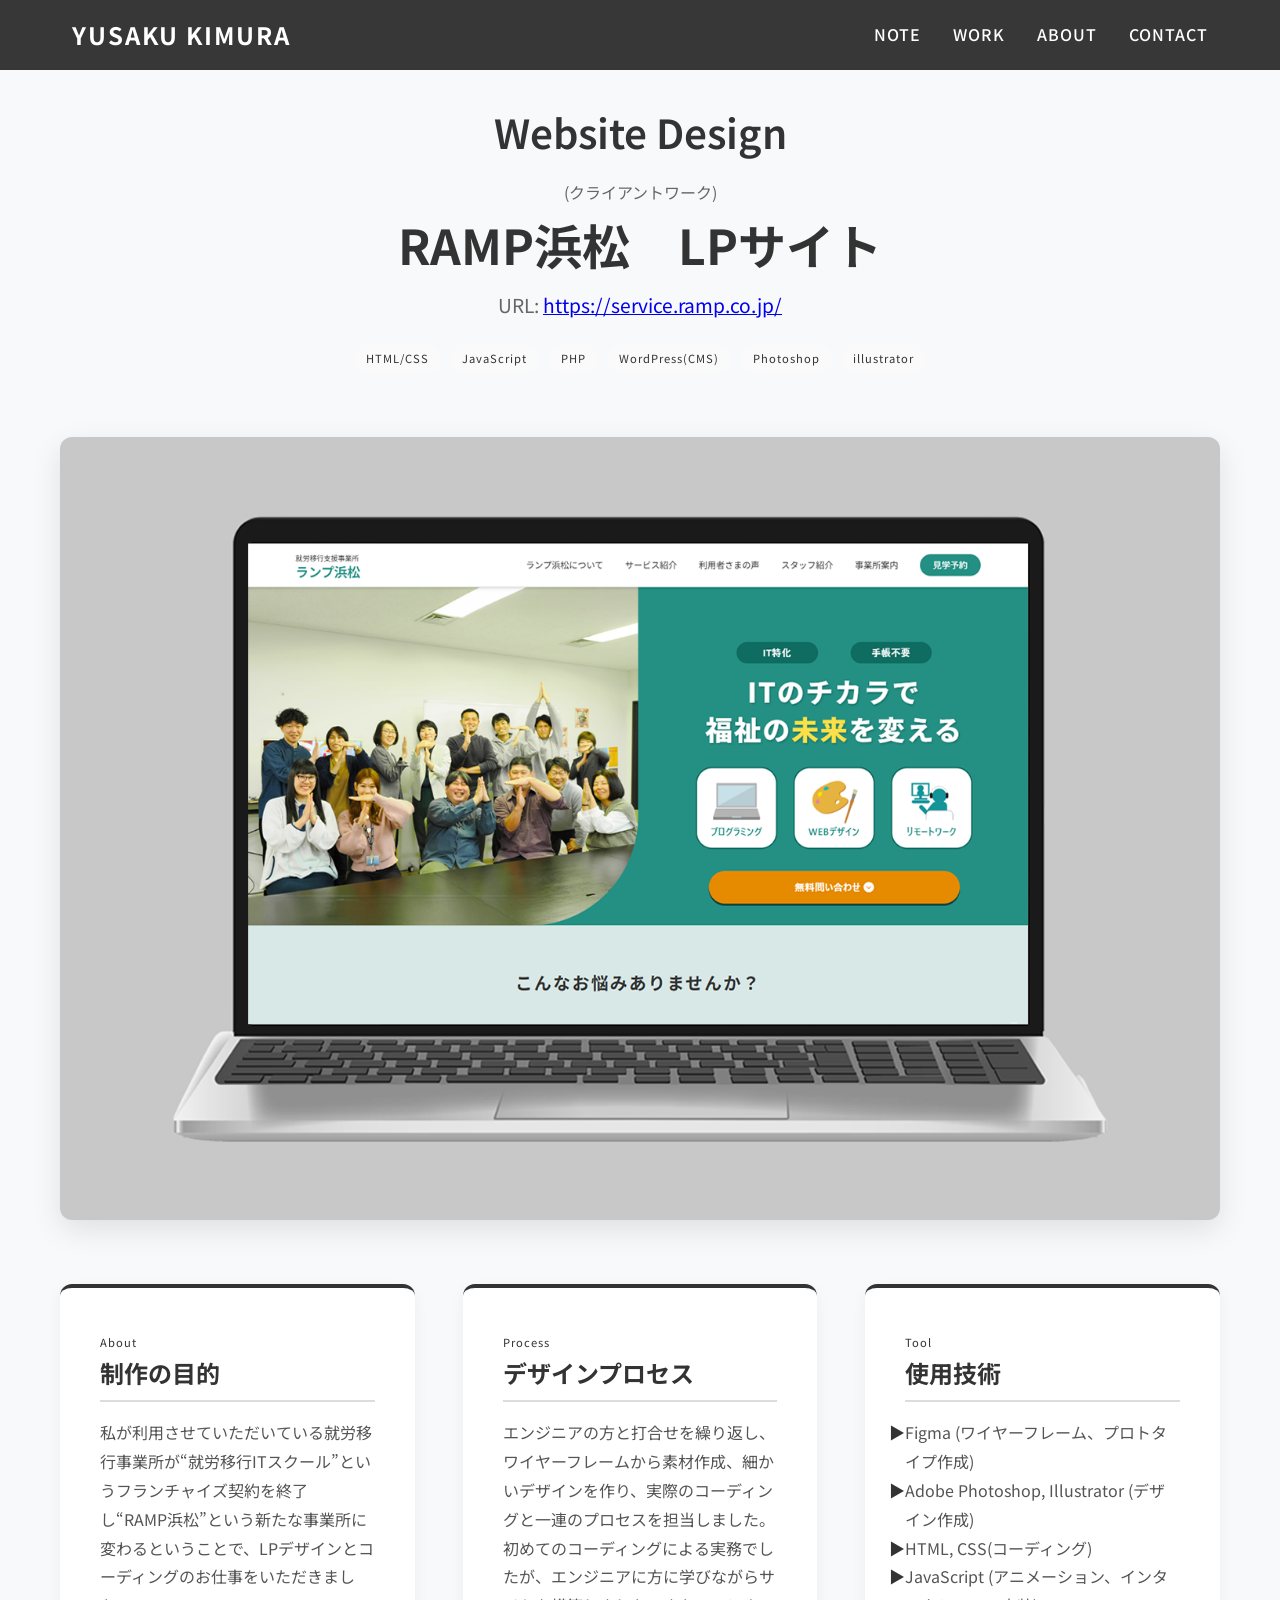
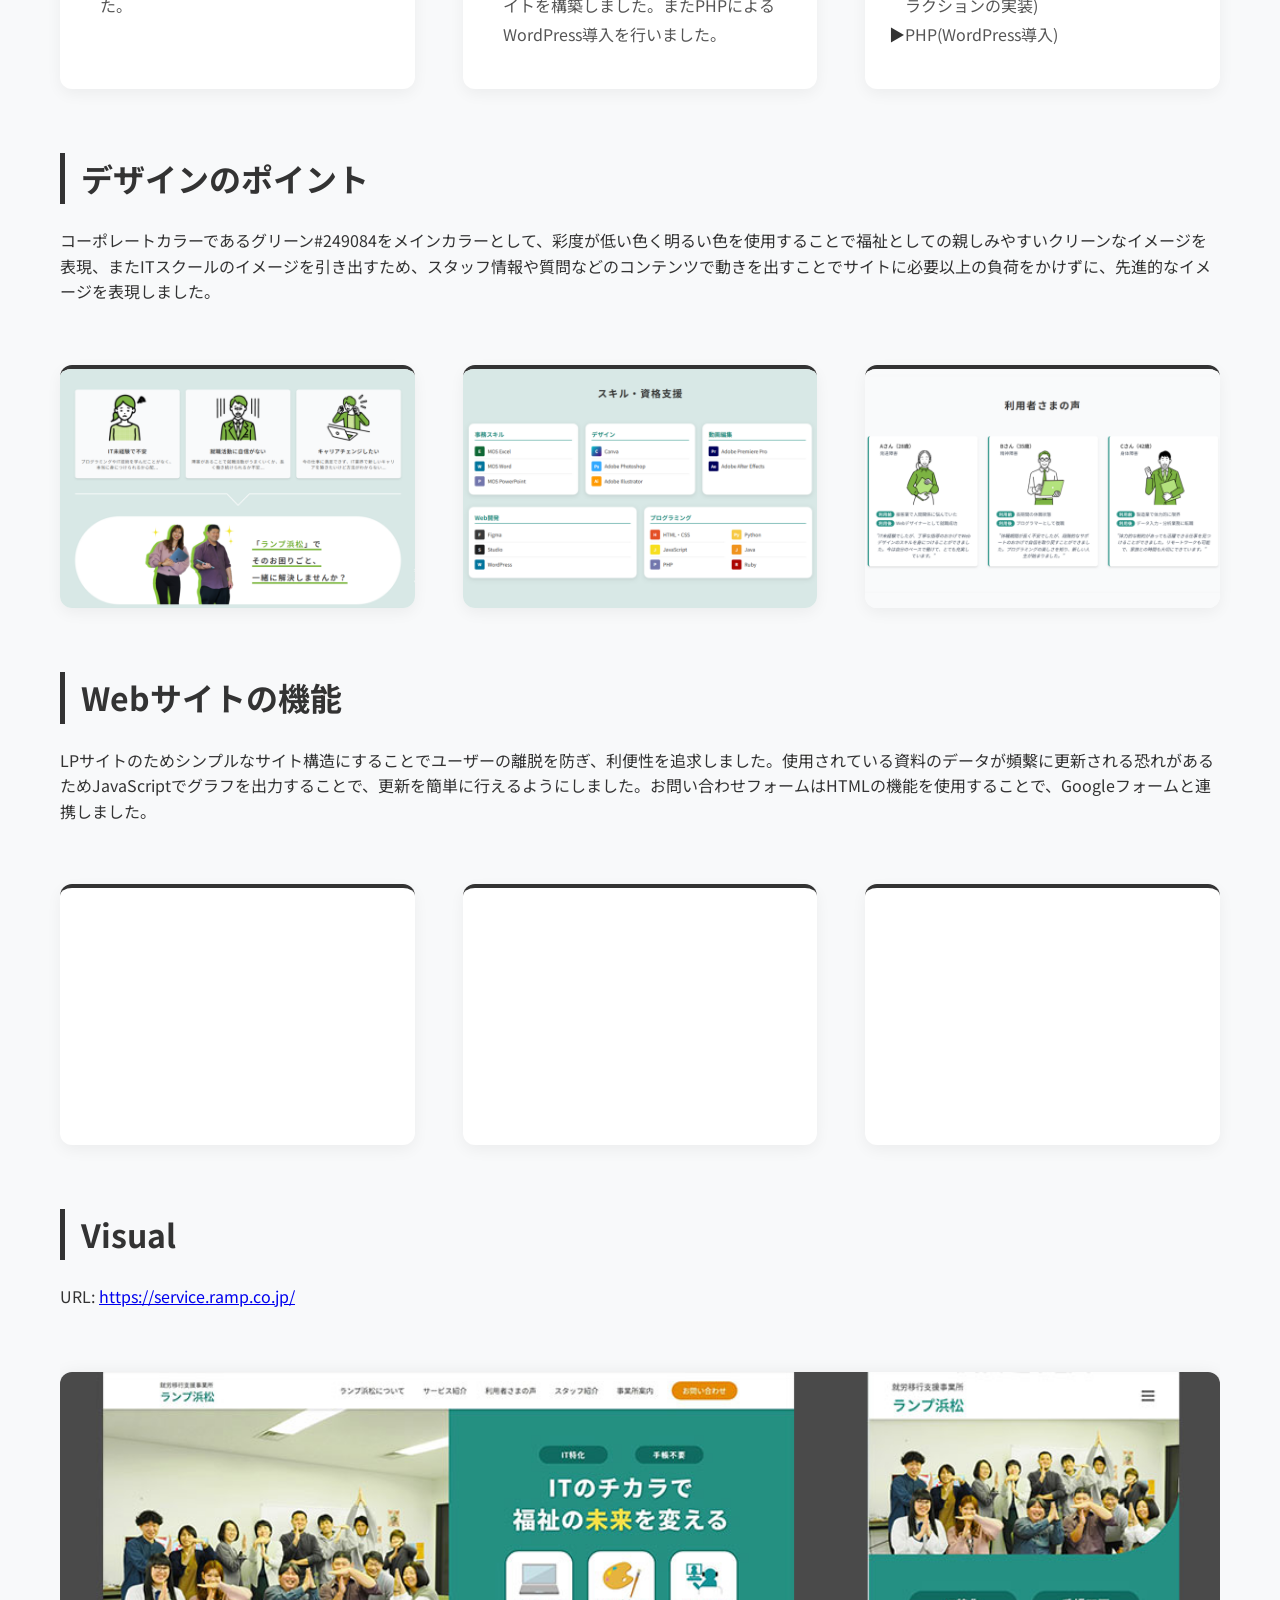
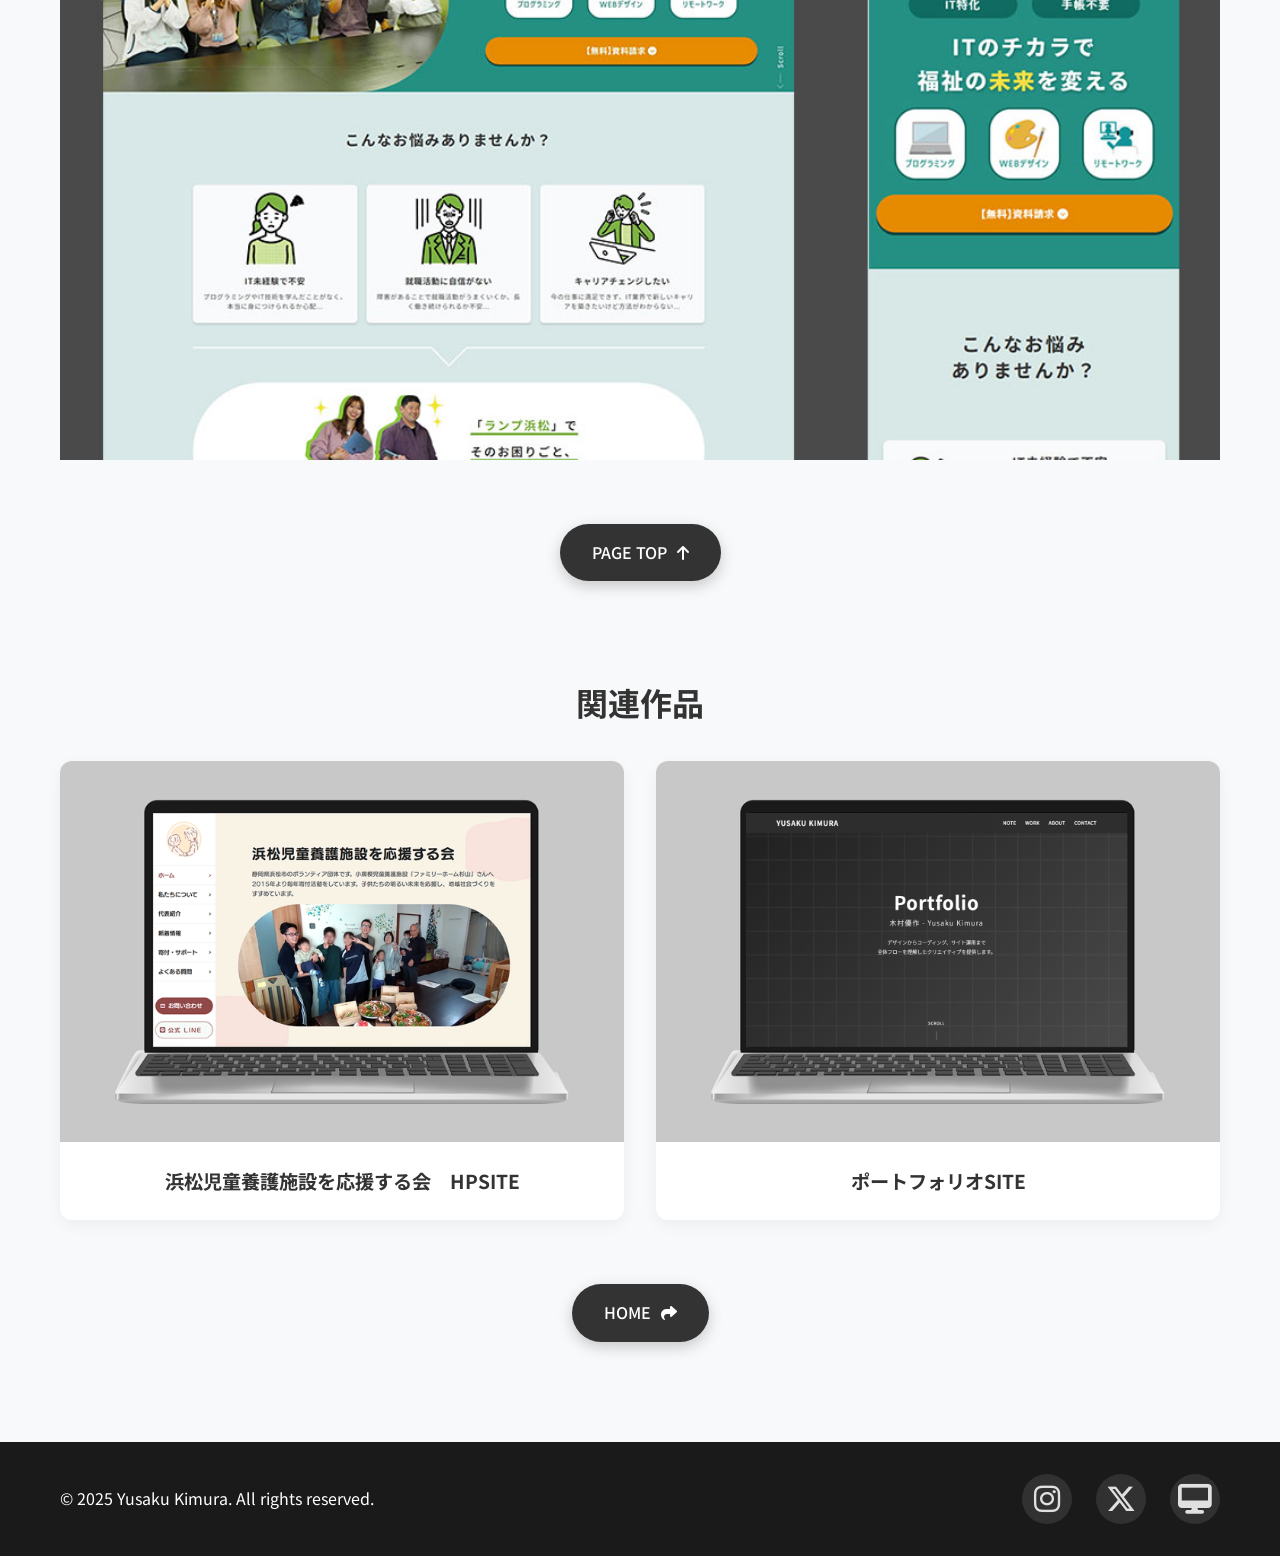
<file: project-detail.html>
<!DOCTYPE html>
<html lang="ja">
<head>
    <meta charset="UTF-8">
    <meta name="viewport" content="width=device-width, initial-scale=1.0">
    <title>Webサイト - 作品詳細 | 木村優作 - Webデザイナーポートフォリオ</title>
    <meta name="description" content="木村優作が制作したWebサイト作品の詳細ページ。プロジェクトの目的、デザインプロセス、使用技術などをご紹介します。">
    <link rel="stylesheet" href="css/style.css">
    <link rel="preconnect" href="https://fonts.googleapis.com">
    <link rel="preconnect" href="https://fonts.gstatic.com" crossorigin>
    <link href="https://fonts.googleapis.com/css2?family=Noto+Sans+JP:wght@300;400;500;700&display=swap" rel="stylesheet">
    <link rel="stylesheet" href="https://cdnjs.cloudflare.com/ajax/libs/font-awesome/6.5.1/css/all.min.css">
</head>
<body>
    <div class="custom-cursor2"></div>
    <header class="header" id="header">
        <nav class="nav">
            <div class="nav-brand">
                <a href="index.html" class="brand-link">YUSAKU KIMURA</a>
            </div>
            <ul class="nav-menu" id="nav-menu">
                <li class="nav-item">
                    <a href="index.html#note" class="nav-link">NOTE</a>
                </li>
                <li class="nav-item">
                    <a href="index.html#work" class="nav-link">WORK</a>
                </li>
                <li class="nav-item">
                    <a href="index.html#about" class="nav-link">ABOUT</a>
                </li>
                <li class="nav-item">
                    <a href="index.html#contact" class="nav-link">CONTACT</a>
                </li>
            </ul>
            <div class="hamburger" id="hamburger">
                <span></span>
                <span></span>
                <span></span>
            </div>
        </nav>
    </header>

    <main>
        <!-- 作品詳細セクション -->
        <section class="project-detail" id="project-detail">
            <div class="container">
                <!-- プロジェクトタイトル -->
                <div class="project-header">
                    <h1 class="project-title2">Website Design</h1>
                    <p class="project-subtitle2">(クライアントワーク)</p>
                    <h1 class="project-title">RAMP浜松　LPサイト</h1>
                    <p class="project-subtitle">URL: <a href="https://service.ramp.co.jp/" target="_blank" rel="noopener noreferrer">https://service.ramp.co.jp/</a></p>
                    <div class="project-tags">
                        <span class="work-tag">HTML/CSS</span>
                        <span class="work-tag">JavaScript</span>
                        <span class="work-tag">PHP</span>
                        <span class="work-tag">WordPress(CMS)</span>
                        <span class="work-tag">Photoshop</span>
                        <span class="work-tag">illustrator</span>
                    </div>
                </div>

                <!-- メインビジュアル -->
                <div class="project-hero">
                    <img src="images/Work_img4.png" alt="Webサイトのメインビジュアル" class="project-hero-image">
                </div>
                
                <!-- プロジェクト概要 -->
                <div class="project-overview">
                    <div class="overview-item">
                        <span class="work-tag2">About</span>
                        <h2 class="overview-title">制作の目的</h2>
                        <p class="overview-text">私が利用させていただいている就労移行事業所が“就労移行ITスクール”というフランチャイズ契約を終了し“RAMP浜松”という新たな事業所に変わるということで、LPデザインとコーディングのお仕事をいただきました。</p>
                    </div>
                    <div class="overview-item">
                        <span class="work-tag2">Process</span>
                        <h2 class="overview-title">デザインプロセス</h2>
                        <p class="overview-text">エンジニアの方と打合せを繰り返し、ワイヤーフレームから素材作成、細かいデザインを作り、実際のコーディングと一連のプロセスを担当しました。初めてのコーディングによる実務でしたが、エンジニアに方に学びながらサイトを構築しました。またPHPによるWordPress導入を行いました。</p>
                    </div>
                    <div class="overview-item">
                        <span class="work-tag2">Tool</span>
                        <h2 class="overview-title">使用技術</h2>
                        <ul class="overview-list">
                            <li>Figma (ワイヤーフレーム、プロトタイプ作成)</li>
                            <li>Adobe Photoshop, Illustrator (デザイン作成)</li>
                            <li>HTML, CSS(コーディング)</li>
                            <li>JavaScript (アニメーション、インタラクションの実装)</li>
                            <li>PHP(WordPress導入)</li>
                        </ul>
                    </div>
                </div>
                
                <!-- その他のコンテンツ -->
                <div class="project-content">
                    <h2 class="section-heading">デザインのポイント</h2>
                    <p>コーポレートカラーであるグリーン#249084をメインカラーとして、彩度が低い色く明るい色を使用することで福祉としての親しみやすいクリーンなイメージを表現、またITスクールのイメージを引き出すため、スタッフ情報や質問などのコンテンツで動きを出すことでサイトに必要以上の負荷をかけずに、先進的なイメージを表現しました。</p>
                    <div class="project-overview">
                        <div class="overview-item2">
                        <img src="images/Work_img-page4-1.png" alt="関連作品1" class="related-image">
                        </div>
                        <div class="overview-item2"><img src="images/Work_img-page4-3.png" alt="関連作品1" class="related-image"></div>   
                        <div class="overview-item2"><img src="images/Work_img-page4-2.png" alt="関連作品1" class="related-image"></div>
                        
                    </div>
                    <h2 class="section-heading">Webサイトの機能</h2>
                    <p>LPサイトのためシンプルなサイト構造にすることでユーザーの離脱を防ぎ、利便性を追求しました。使用されている資料のデータが頻繫に更新される恐れがあるためJavaScriptでグラフを出力することで、更新を簡単に行えるようにしました。お問い合わせフォームはHTMLの機能を使用することで、Googleフォームと連携しました。</p>
                    <div class="project-overview">
                        <div class="overview-item2">
                        <video src="images/M-2.mp4" loop autoplay muted width="100%" height="250px"></video>
                        </div>
                        <div class="overview-item2">
                        <video src="images/M-3.mp4" loop autoplay muted width="100%" height="250px"></video>
                        </div>
                        <div class="overview-item2">
                        <video src="images/M-4.mp4" loop autoplay muted width="100%" height="250px" ></video>
                        </div>
                    </div>
                    <h2 class="section-heading">Visual</h2>
                    <p>URL: <a href="https://service.ramp.co.jp/" target="_blank" rel="noopener noreferrer">https://service.ramp.co.jp/</a></p>
                    <div class="project-image-scroll-container">
                        <img src="images/LP-M.jpg" alt="レスポンシブデザインのモックアップ" class="project-image">
                    </div>
                </div>

                <!-- ページトップへ戻るボタン -->
                <div class="back-to-top">
                    <a href="#project-detail" class="btn">
                        <span>PAGE TOP</span>
                        <i class="fas fa-arrow-up"></i>
                    </a>
                </div>

                <!-- 関連作品など -->
                <div class="related-projects">
                    <h2 class="section-heading2">関連作品</h2>
                    <div class="related-grid">
                        <a href="project-detail5.html" class="related-link">
                        <div class="related-item">
                            <img src="images/Work_img1.png" alt="関連作品1" class="related-image">
                            <h3>浜松児童養護施設を応援する会　HPSITE</h3>
                        </div>
                        </a>
                        <a href="project-detail2.html" class="related-link">
                        <div class="related-item">
                            <img src="images/Work_img14.png" alt="関連作品2" class="related-image">
                            <h3>ポートフォリオSITE</h3>
                        </div>
                        </a>
                    </div>
                </div>

                <div class="back-to-top">
                    <a href="index.html" class="btn">
                        <span>HOME</span>
                        <i class="fa-solid fa-share"></i>
                    </a>
                </div>

            </div>
        </section>
    </main>

    <!-- フッター部分は共通で利用 -->
    <footer class="footer">
        <div class="container">
            <div class="footer-content">
                <p>&copy; 2025 Yusaku Kimura. All rights reserved.</p>
                <div class="social-links">
                    <a href="https://www.instagram.com/1012_ky_design/" target="_blank" class="social-link">
                        <i class="fa-brands fa-instagram"></i>
                    </a>
                    <a href="https://x.com/yuusaku_work?s=21" target="_blank" class="social-link">
                        <i class="fa-brands fa-x-twitter"></i>
                    </a>
                    <a href="#" class="social-link">
                        <i class="fa-solid fa-desktop"></i>
                    </a>
                </div>
            </div>
        </div>
    </footer>

    <!-- スムーズスクロール用のJSを再度読み込む -->
    <script src="js/script.js"></script>
    <script>
        // Hamburger menu toggle
        document.addEventListener('DOMContentLoaded', () => {
            const hamburger = document.getElementById('hamburger');
            const navMenu = document.getElementById('nav-menu');

            if (hamburger && navMenu) {
                hamburger.addEventListener('click', () => {
                    navMenu.classList.toggle('active');
                    hamburger.classList.toggle('active');
                    document.body.classList.toggle('no-scroll');
                });
            }
        });
    </script>
</body>
</html>
</file>
<file: css/style.css>
/* Reset and Base Styles */
* {
    margin: 0;
    padding: 0;
    box-sizing: border-box;
}

html {
    scroll-behavior: smooth;
}

body {
    font-family: 'Noto Sans JP', sans-serif;
    line-height: 1.6;
    color: #333;
    background-color: #f8f9fa;
    overflow-x: hidden;
}

.container {
    max-width: 1200px;
    margin: 0 auto;
    padding: 0 20px;
}

/* Loading Animation */
.loading-screen {
    position: fixed;
    top: 0;
    left: 0;
    width: 100%;
    height: 100%;
    background: linear-gradient(135deg, #2d2d2d 0%, #4a4a4a 100%);
    display: flex;
    justify-content: center;
    align-items: center;
    z-index: 9999;
    transition: opacity 0.5s ease, visibility 0.5s ease;
}

.loading-screen.hidden {
    opacity: 0;
    visibility: hidden;
}

.loading-content {
    text-align: center;
    color: white;
}

.loading-logo {
    margin-bottom: 30px;
}

.loading-text {
    font-size: 2rem;
    font-weight: 300;
    letter-spacing: 8px;
    animation: fadeInUp 1s ease;
}

.loading-bar {
    width: 300px;
    height: 2px;
    background: rgba(255, 255, 255, 0.2);
    margin: 0 auto;
    overflow: hidden;
}

.loading-progress {
    height: 100%;
    background: linear-gradient(90deg, #e0e0e0, #ffffff);
    width: 0%;
    animation: loadingProgress 2s ease-in-out;
}

@keyframes fadeInUp {
    from {
        opacity: 0;
        transform: translateY(30px);
    }
    to {
        opacity: 1;
        transform: translateY(0);
    }
}

@keyframes loadingProgress {
    0% { width: 0%; }
    100% { width: 100%; }
}

/* Header */
.header {
    position: fixed;
    top: 0;
    left: 0;
    width: 100%;
    background: rgba(45, 45, 45, 0.95);
    backdrop-filter: blur(10px);
    z-index: 1000;
    transition: all 0.3s ease;
}

.header.scrolled {
    background: rgba(45, 45, 45, 0.98);
    box-shadow: 0 2px 20px rgba(0, 0, 0, 0.1);
}

.nav {
    display: flex;
    justify-content: space-between;
    align-items: center;
    padding: 1rem 2rem;
    max-width: 1200px;
    margin: 0 auto;
}

.nav-brand .brand-link {
    font-size: 1.5rem;
    font-weight: 700;
    color: #ffffff;
    text-decoration: none;
    letter-spacing: 2px;
    transition: color 0.3s ease;
}

.nav-brand .brand-link:hover {
    color: #e0e0e0;
}

.nav-menu {
    display: flex;
    list-style: none;
    gap: 2rem;
}

.nav-link {
    color: #ffffff;
    text-decoration: none;
    font-weight: 500;
    letter-spacing: 1px;
    position: relative;
    transition: color 0.3s ease;
}

.nav-link:hover {
    color: #e0e0e0;
}

.nav-link::after {
    content: '';
    position: absolute;
    bottom: -5px;
    left: 0;
    width: 0;
    height: 2px;
    background: #e0e0e0;
    transition: width 0.3s ease;
}

.nav-link:hover::after {
    width: 100%;
}

.hamburger {
    display: none;
    flex-direction: column;
    cursor: pointer;
    gap: 4px;
}

.hamburger span {
    width: 25px;
    height: 2px;
    background: #ffffff;
    transition: all 0.3s ease;
}

.hamburger.active span:nth-child(1) {
    transform: rotate(45deg) translate(5px, 5px);
}

.hamburger.active span:nth-child(2) {
    opacity: 0;
}

.hamburger.active span:nth-child(3) {
    transform: rotate(-45deg) translate(7px, -6px);
}

/* Hero Section */
.hero {
    /* 画面全体に広がるように高さを設定 */
    height: 100vh;
    /* Heroセクションのパディングをリセット */
    padding: 0; 
    /* その他のスタイルは必要に応じて */
    position: relative;
    display: flex;
    align-items: center;
    justify-content: center;
    text-align: center;
    color: white;
}

.hero-bg {
    /* 背景として機能させるための位置設定 */
    position: absolute;
    bottom: 0;
    left: 0;
    width: 100%;
    height: 100%;
    background-color: #2D2D2D;
    z-index: -1;
    overflow: hidden;
}

/* タイル要素を格納するコンテナ */
.hero-grid {
    display: grid;
    grid-template-columns: repeat(auto-fit, minmax(80px, 1fr));    
    width: 100%;
    height: 120%; /* 親要素のhero-bgに合わせる */
}

.grid-item {
    /* デフォルトの背景色を黒に設定 */
    background-color: #fff;
    /* 枠の色を薄い灰色に設定 */
    border: 3px solid rgba(100, 100, 100, 0.5); /* 灰色の枠 */
    transition: background-color 0.3s ease, border-color 0.3s ease;
}

.grid-item.is-active {
    background-color: #2D2D2D;
    border-color: rgba(100, 100, 100, 0.5);
}

.hero-overlay {
    position: absolute;
    top: 0;
    left: 0;
    width: 100%;
    height: 100%;
    background: rgba(0, 0, 0, 0.3);
    z-index: -1;
}

@keyframes backgroundMove {
    0% { transform: translate(0, 0); }
    100% { transform: translate(-10px, -10px); }
}

.hero-content {
    width: 100%;
    height: 100%;
    position: relative;
    display: flex;
    align-items: center;
    flex-flow: column;
    justify-content: center;
    color: white;
    z-index: 1;
}

.hero-title {
    font-size: 70px;
    font-weight: 700;
    margin-bottom: 1rem;
    line-height: 1.1;
    letter-spacing: 2.2px;
}

.hero-title-line {
    display: block;
    opacity: 0;
    transform: translateY(50px);
    animation: heroTitleAnimation 1s ease forwards;
    height: 1.2em; /* 1行の高さにあわせて調整 */
}


.hero-title-line:nth-child(2) {
    animation-delay: 0.2s;
}

@keyframes heroTitleAnimation {
    to {
        opacity: 1;
        transform: translateY(0);
    }
}

.hero-text {
    width: 100%;
    height: 100%;
    display: flex;
    flex-flow: column;
    align-items: center;
    justify-content: center;
    position: relative;
    cursor: none;
    color: #fff; /* デフォルトのテキスト色を白に設定 */
    z-index: 2;
    overflow: hidden;
}

/* ホバー時に表示される白い円形のエフェクト */
.hero-text::after {
    content: '';
    position: absolute;
    top: var(--mask-y);
    left: var(--mask-x);
    width: 100px; /* マスクのサイズ (直径) */
    height: 100px;
    border-radius: 50%;
    background: #fff; /* マスクの色 (白) */
    transform: translate(-50%, -50%) scale(0); /* 初期状態は非表示 */
    pointer-events: none;
    mix-blend-mode: difference; /* ここが重要！テキストの色を反転させる */
    transition: transform 0.3s ease;
}

/* ホバー時に円を拡大表示 */
.hero-text:hover::after {
    transform: translate(-50%, -50%) scale(1);
}

/* その他のhero-text内のスタイルはそのまま */
.hero-subtitle {
    font-size: 1.5rem;
    font-weight: 300;
    margin-bottom: 2rem;
    letter-spacing: 3px;
    opacity: 0;
    animation: fadeInUp 1s ease 0.5s forwards;
}

.hero-description {
    font-size: 1.1rem;
    font-weight: 300;
    line-height: 1.8;
    max-width: 600px;
    margin: 0 auto 3rem;
    opacity: 0;
    animation: fadeInUp 1s ease 0.7s forwards;
}
.hero-subtitle {
    font-size: 1.5rem;
    font-weight: 300;
    margin-bottom: 2rem;
    letter-spacing: 3px;
    opacity: 0;
    animation: fadeInUp 1s ease 0.5s forwards;
}

.hero-description {
    font-size: 1.1rem;
    font-weight: 300;
    line-height: 1.8;
    max-width: 600px;
    margin: 0 auto 3rem;
    opacity: 0;
    animation: fadeInUp 1s ease 0.7s forwards;
}

.hero-scroll {
    position: absolute;
    bottom: 2rem;
    right: 0;
    left: 0;
    margin: 0 auto;
    transform: translateX(-50%);
    display: flex;
    flex-direction: column;
    align-items: center;
    opacity: 0;
    animation: fadeInUp 1s ease 1s forwards;
}

.scroll-text {
    font-size: 0.8rem;
    letter-spacing: 2px;
    margin-bottom: 1rem;
}

.scroll-line {
    width: 1px;
    height: 30px;
    background: white;
    animation: scrollLineAnimation 2s ease-in-out infinite;
}

@keyframes scrollLineAnimation {
    0%, 100% { transform: scaleY(1); opacity: 1; }
    50% { transform: scaleY(0.5); opacity: 0.5; }
}

/* Section Styles */
section {
    padding: 100px 0;
}

.section-header {
    text-align: center;
    margin-bottom: 4rem;
}

.section-title {
    font-size: 3rem;
    font-weight: 700;
    color: #2d2d2d;
    margin-bottom: 1rem;
    letter-spacing: 3px;
    position: relative;
    display: inline-block;
}

.section-title::after {
    content: '';
    position: absolute;
    bottom: -10px;
    left: 50%;
    transform: translateX(-50%);
    width: 50px;
    height: 3px;
    background: linear-gradient(90deg, #4a4a4a, #6b6b6b);
}

.section-subtitle {
    font-size: 1.2rem;
    color: #6b6b6b;
    font-weight: 300;
    letter-spacing: 2px;
}

/* Work Section */
.work {
    background: #ffffff;
}

.work-filter {
    display: flex;
    justify-content: center;
    gap: 1rem;
    margin-bottom: 3rem;
    flex-wrap: wrap;
}

.filter-btn {
    padding: 0.8rem 2rem;
    border: 2px solid #e0e0e0;
    background: transparent;
    color: #6b6b6b;
    font-weight: 500;
    letter-spacing: 1px;
    cursor: pointer;
    transition: all 0.3s ease;
    border-radius: 30px;
}

.filter-btn:hover,
.filter-btn.active {
    background: #2d2d2d;
    color: white;
    border-color: #2d2d2d;
    transform: translateY(-2px);
}

.work-grid {
    display: grid;
    grid-template-columns: repeat(auto-fit, minmax(350px, 1fr));
    gap: 2rem;
}

.work-item {
    position: relative;
    border-radius: 10px;
    overflow: hidden;
    box-shadow: 0 10px 30px rgba(0, 0, 0, 0.1);
    transition: all 0.3s ease;
    opacity: 0;
    transform: translateY(30px);
}

.work-item.visible {
    opacity: 1;
    transform: translateY(0);
}

.work-item:hover {
    transform: translateY(-10px);
    box-shadow: 0 20px 40px rgba(0, 0, 0, 0.15);
}

.work-image {
    position: relative;
    height: 250px;
    overflow: hidden;
    background-size: cover;
    background-position: center;
}

.work-placeholder {
    width: 100%;
    height: 100%;
    background: linear-gradient(135deg, #f5f5f5 0%, #e0e0e0 100%);
    display: flex;
    align-items: center;
    justify-content: center;
}

.placeholder-icon {
    width: 60px;
    height: 60px;
    color: #6b6b6b;
}

.work-overlay {
    position: absolute;
    top: 0;
    left: 0;
    width: 100%;
    height: 100%;
    background: rgba(45, 45, 45, 0.9);
    display: flex;
    align-items: center;
    justify-content: center;
    opacity: 0;
    transition: opacity 0.3s ease;
}

.work-item:hover .work-overlay {
    opacity: 1;
}

.work-info {
    text-align: center;
    color: white;
    padding: 2rem;
}

.work-title {
    font-size: 1.5rem;
    font-weight: 600;
    margin-bottom: 0.5rem;
}

.work-category {
    font-size: 1rem;
    color: #e0e0e0;
    margin-bottom: 1rem;
}

.work-tags {
    display: flex;
    gap: 0.5rem;
    justify-content: center;
    flex-wrap: wrap;
}

.work-tag {
    padding: 0.3rem 0.8rem;
    background: rgba(255, 255, 255, 0.2);
    border-radius: 15px;
    font-size: 0.7rem;
    letter-spacing: 1px;
}

.work-tag2 {
    background: rgba(255, 255, 255, 0.2);
    border-radius: 15px;
    font-size: 0.7rem;
    letter-spacing: 1px;
}

/* About Section */
.about {
    background: #f8f9fa;
    width: 100%;
}

.about-container {
    display: flex;
    align-items: center;
    justify-content: center;
    width: 100%;
}

.about-content {
    display: flex;
    gap: 4rem;
    align-items: center;
    justify-content: center;
    width: 100%;
    flex-flow: column;
}

.about-text .section-header {
    text-align: left;
    margin-bottom: 2rem;
}

.about-text {
    display: flex;
    width: 100%;
}


.about-text2 {
  display: flex;
  flex-wrap: wrap;
  gap: 3rem;
}

.about-text-content {
    width: 50%;
}

.about-description p {
    font-size: 1.1rem;
    line-height: 1.8;
    color: #4a4a4a;
    margin-bottom: 1.5rem;
}

.skills-section {
  display: flex;
  flex-wrap: wrap;
  gap: 2rem;
  justify-content: flex-start;
  padding: 4rem 0px 0px 0px;
  background-color: #f5f8ff;
}

.skill-card {
  background-color: #404040;
  color: #fff;
  border-radius: 20px;
  padding: 2rem;
  width: 31%;
  box-shadow: 0 10px 20px rgba(0, 0, 0, 0.15);
  text-align: center;
  transition: transform 0.4s ease, box-shadow 0.4s ease;
}

.skill-card:hover {
  transform: translateY(-10px);
  box-shadow: 0 20px 30px rgba(0, 0, 0, 0.25);
}

.skill-icon {
  font-size: 3rem;
  margin-bottom: 1rem;
  background-color: #585858;
  width: 80px;
  height: 80px;
  margin: 0 auto 1.5rem;
  border-radius: 50%;
  display: flex;
  align-items: center;
  justify-content: center;
  box-shadow: 0 5px 15px rgba(0, 0, 0, 0.2);
}

.skill-title {
  font-size: 1.5rem;
  font-weight: bold;
  margin-bottom: 1rem;
}

.skill-desc {
  font-size: 0.95rem;
  line-height: 1.6;
  margin-bottom: 1.2rem;
}

.skill-tools {
  font-size: 0.9rem;
  font-style: italic;
  color: #d4d4d4;
}

/* レスポンシブ対応 */
@media (max-width: 768px) {
  .skills-section {
    flex-direction: column;
    align-items: center;
  }

  .skill-card {
  width: 100%;
  margin-bottom: 2rem;
}
}

.license-section {
    margin-top: 60px;
    padding: 0 0px 0px 0px;
    background-color: #f5f8ff;
    width: 100%;
}

.license-section2 {
    margin-top: 30px;
    padding: 0 0px 0px 0px;
    background-color: #f5f8ff;
    width: 100%;
}
.license-title {
    font-size: 2.5rem;
    font-weight: bold;
    margin-bottom: 1rem;
}

.license-title2 {
    font-size: 2.5rem;
    font-weight: bold;
    margin-bottom: 1.5rem;
}
.license-list {
    list-style-type: disc;
    margin-left: 2em;
    padding-left: 0;
    font-size: 18px;
    line-height: 1.8;
    color: #4a4a4a;
    margin-bottom: 1.5rem;
}


.about-image {
    display: flex;
    justify-content: flex-end;
    align-items: center;
    width: 50%;
}

.profile-card {
    background: white;
    border-radius: 20px;
    padding: 2rem;
    box-shadow: 0 20px 40px rgba(0, 0, 0, 0.1);
    text-align: center;
    transition: transform 0.3s ease;
}

.profile-card:hover {
    transform: translateY(-10px);
}

.profile-placeholder {
    width: 260px;
    height: 260px;
    background-image: url(../images/木村優作1.png);
    background-repeat: no-repeat;
    background-size: cover;
    background-position: center;
    border-radius: 50%;
    border: 4px solid #6b6b6b;
    display: flex;
    align-items: center;
    justify-content: center;
    margin: 0 auto 1.5rem;
}

.profile-icon {
    width: 60px;
    height: 60px;
    color: #6b6b6b;
}

.profile-name {
    font-size: 1.6rem;
    font-weight: 600;
    color: #2d2d2d;
    margin-bottom: 0.5rem;
    letter-spacing: 2px;
}

.profile-title {
    color: #6b6b6b;
    font-weight: 300;
    letter-spacing: 1px;
}

/* Contact Section */
.contact {
    background: #2d2d2d;
    color: white;
}

.contact .section-title {
    color: white;
}

.contact .section-title::after {
    background: linear-gradient(90deg, #e0e0e0, #ffffff);
}

.contact .section-subtitle {
    color: #e0e0e0;
}

.contact-content {
    display: grid;
    grid-template-columns: 1fr 1fr;
    gap: 4rem;
}

.contact-info {
    display: flex;
    flex-direction: column;
    gap: 2rem;
}

.contact-item {
    display: flex;
    align-items: center;
    gap: 1.5rem;
}

.contact-icon {
    width: 60px;
    height: 60px;
    background: rgba(255, 255, 255, 0.1);
    border-radius: 50%;
    display: flex;
    align-items: center;
    justify-content: center;
    color: #e0e0e0;
    font-size: 40px;
    transition: all 0.3s ease;
}

.contact-details h3 {
    font-size: 1.2rem;
    font-weight: 600;
    margin-bottom: 0.5rem;
}

.contact-details p {
    color: #e0e0e0;
    font-weight: 300;
}

.contact-details a {
    text-decoration: none;
}

.contact-form {
    display: flex;
    flex-direction: column;
    gap: 1.5rem;
}

.form-group {
    position: relative;
}

.form-group input,
.form-group textarea {
    width: 100%;
    padding: 1rem;
    background: rgba(255, 255, 255, 0.1);
    border: 2px solid rgba(255, 255, 255, 0.2);
    border-radius: 10px;
    color: white;
    font-size: 1rem;
    transition: all 0.3s ease;
}

.form-group input::placeholder,
.form-group textarea::placeholder {
    color: rgba(255, 255, 255, 0.6);
}

.form-group input:focus,
.form-group textarea:focus {
    outline: none;
    border-color: #e0e0e0;
    background: rgba(255, 255, 255, 0.15);
}

.submit-btn {
    padding: 1rem 2rem;
    background: linear-gradient(135deg, #4a4a4a, #6b6b6b);
    border: none;
    border-radius: 30px;
    color: white;
    font-size: 1rem;
    font-weight: 600;
    letter-spacing: 1px;
    cursor: pointer;
    transition: all 0.3s ease;
    position: relative;
    overflow: hidden;
}

.submit-btn:hover {
    transform: translateY(-2px);
    box-shadow: 0 10px 20px rgba(0, 0, 0, 0.2);
}

.submit-btn:active {
    transform: translateY(0);
}

.btn-text {
    transition: opacity 0.3s ease;
}

.btn-loader {
    position: absolute;
    top: 50%;
    left: 50%;
    transform: translate(-50%, -50%);
    width: 20px;
    height: 20px;
    border: 2px solid rgba(255, 255, 255, 0.3);
    border-top: 2px solid white;
    border-radius: 50%;
    animation: spin 1s linear infinite;
    opacity: 0;
    transition: opacity 0.3s ease;
}

.submit-btn.loading .btn-text {
    opacity: 0;
}

.submit-btn.loading .btn-loader {
    opacity: 1;
}

@keyframes spin {
    0% { transform: translate(-50%, -50%) rotate(0deg); }
    100% { transform: translate(-50%, -50%) rotate(360deg); }
}

/* Footer */
.footer {
    background: #1a1a1a;
    color: white;
    padding: 2rem 0;
}

.footer-content {
    display: flex;
    justify-content: space-between;
    align-items: center;
}

.social-links {
    display: flex;
    gap: 1.5rem;
}

.social-link {
    width: 50px;
    height: 50px;
    background: rgba(255, 255, 255, 0.1);
    border-radius: 50%;
    display: flex;
    align-items: center;
    justify-content: center;
    color: #e0e0e0;
    transition: all 0.3s ease;
    font-size: 30px;
    text-decoration: none;
}



.social-link:hover {
    background: rgba(255, 255, 255, 0.2);
    transform: translateY(-2px);
}

/* Animations */
.fade-in {
    opacity: 0;
    transform: translateY(30px);
    transition: all 0.6s ease;
}

.fade-in.visible {
    opacity: 1;
    transform: translateY(0);
}

.parallax {
    transform: translateY(0);
    transition: transform 0.1s ease-out;
}

/* Responsive Design */
@media (max-width: 768px) {
    .nav-menu {
        position: fixed;
        top: 70px;
        left: -100%;
        width: 100%;
        height: calc(100vh - 70px);
        background: rgba(45, 45, 45, 0.98);
        flex-direction: column;
        justify-content: flex-start;
        align-items: center;
        padding-top: 2rem;
        transition: left 0.3s ease;
    }

    .nav-menu.active {
        left: 0;
    }

    .hamburger {
        display: flex;
    }

    .hero-title {
        font-size: 2.5rem;
    }

    .hero-subtitle {
        font-size: 1.2rem;
    }

    .section-title {
        font-size: 2rem;
    }


    .about-container {
    flex-flow: column;
    }   
    
    .about-text {
    flex-direction: column-reverse;
    }

    .about-content {
        grid-template-columns: 1fr;
        gap: 2rem;
    }

    .about-text .section-header {
        text-align: center;
    }

    .about-text-content {
    width: 100%;
    }

    .about-image {
    justify-content: center;
    width: 100%;
    margin-bottom: 40px;
    }

    .contact-content {
        grid-template-columns: 1fr;
        gap: 2rem;
    }

    .work-grid {
        grid-template-columns: 1fr;
    }

    .footer-content {
        flex-direction: column;
        gap: 1rem;
        text-align: center;
    }

    .work-filter {
        gap: 0.5rem;
    }

    .filter-btn {
        padding: 0.6rem 1.5rem;
        font-size: 0.9rem;
    }
}

@media (max-width: 480px) {
    .container {
        padding: 0 15px;
    }

    .nav {
        padding: 1rem 1rem;
    }

    .hero-title {
        font-size: 2rem;
    }

    .hero-description {
        font-size: 1rem;
    }

    section {
        padding: 60px 0;
    }

    .work-grid {
        grid-template-columns: 1fr;
        gap: 1.5rem;
    }

    .work-item {
        margin: 0 10px;
    }
}

/* Utility Classes */
.hidden {
    display: none !important;
}

.no-scroll {
    overflow: hidden;
}

/* project-detail.css */
/* 既存のstyle.cssに追加するか、新しくファイルを作成して読み込んでください */

/* Section: Project Detail */
.project-detail {
    padding: 100px 0;
    background-color: #f8f9fa;
}

.project-header {
    text-align: center;
    margin-bottom: 4rem;
}

.project-title {
    font-size: 3rem;
    font-weight: 700;
    color: #333;
    margin-bottom: 0.5rem;
}

.project-title2 {
    font-size: 2.5rem;
    font-weight: 600;
    color: #333;
    margin-bottom: 1rem;
}

.project-subtitle {
    font-size: 1.2rem;
    color: #666;
    margin-bottom: 1.5rem;
}

.project-subtitle2 {
    font-size: 1rem;
    color: #666;
}

.project-tags {
    display: flex;
    justify-content: center;
    gap: 0.5rem;
    flex-wrap: wrap;
}

.project-hero {
    margin-bottom: 4rem;
    box-shadow: 0 10px 30px rgba(0, 0, 0, 0.1);
    border-radius: 12px;
    overflow: hidden;
}

.project-hero-image {
    width: 100%;
    height: auto;
    display: block;
}

/* Overview Section */
.project-overview {
    display: grid;
    grid-template-columns: repeat(auto-fit, minmax(300px, 1fr));
    gap: 3rem;
    margin-bottom: 4rem;
}

.overview-item {
    background-color: #ffffff;
    padding: 2.5rem;
    border-radius: 12px;
    box-shadow: 0 5px 15px rgba(0, 0, 0, 0.05);
    border-top: 4px solid #333;
}
.overview-item2 {
    background-color: #ffffff;
    border-radius: 12px;
    box-shadow: 0 5px 15px rgba(0, 0, 0, 0.05);
    border-top: 4px solid #333;
    overflow: hidden;
    margin-top: 60px;
}

.overview-title {
    font-size: 1.5rem;
    font-weight: 700;
    color: #333;
    margin-bottom: 1rem;
    border-bottom: 2px solid #ddd;
    padding-bottom: 0.5rem;
}

.overview-text,
.overview-list {
    font-size: 1rem;
    color: #555;
    line-height: 1.8;
}

.overview-list {
    list-style: none;
    padding-left: 0;
}

.overview-list li::before {
    content: '▶';
    color: #333;
    display: inline-block;
    width: 1em;
    margin-left: -1em;
}

/* Project Content Section */
.project-content {
    margin-bottom: 4rem;
}

.section-heading {
    font-size: 2rem;
    font-weight: 700;
    color: #333;
    margin-top: 3rem;
    margin-bottom: 1.5rem;
    border-left: 5px solid #333;
    padding-left: 1rem;
}

.section-heading2 {
    font-size: 2rem;
    font-weight: 700;
    color: #333;
    margin-top: 3rem;
    margin-bottom: 1.5rem;
}

.project-image {
    width: 100%;
    height: auto;
    display: block;
    margin: 2rem 0;
    border-radius: 12px;
    box-shadow: 0 5px 20px rgba(0, 0, 0, 0.1);
}

/* Back to Top Button */
.back-to-top {
    text-align: center;
    margin-top: 4rem;
}

.back-to-top .btn {
    display: inline-flex;
    align-items: center;
    gap: 10px;
    background-color: #333;
    color: #fff;
    padding: 1rem 2rem;
    border-radius: 50px;
    text-decoration: none;
    font-weight: 500;
    transition: background-color 0.3s ease, transform 0.3s ease;
    box-shadow: 0 5px 15px rgba(0, 0, 0, 0.2);
}

.back-to-top .btn:hover {
    background-color: #555;
    transform: translateY(-3px);
}

/* Related Projects Section */
.related-projects {
    text-align: center;
    margin-top: 6rem;
}

.related-grid {
    display: grid;
    grid-template-columns: repeat(auto-fit, minmax(300px, 1fr));
    gap: 2rem;
    margin-top: 2rem;
}

.related-item {
    background-color: #ffffff;
    border-radius: 12px;
    overflow: hidden;
    box-shadow: 0 5px 15px rgba(0, 0, 0, 0.05);
    transition: transform 0.3s ease;
}

.related-item:hover {
    transform: translateY(-5px);
}

.related-image {
    width: 100%;
    height: auto;
    display: block;
}

.related-item h3 {
    font-size: 1.2rem;
    padding: 1.5rem;
    color: #333;
}

.related-link {
    text-decoration: none;
}

/* お知らせセクションの基本レイアウト */
.note-news-section {
    padding: 20px;
    border: 1px solid #eee;
    background-color: #f9f9f9;
}

/* タイトル */
.note-news-section h2 {
    font-size: 1.2em;
    border-bottom: 2px solid #ccc;
    padding-bottom: 5px;
    margin-bottom: 15px;
}

/* 記事リストの装飾を解除 */
.note-article-list {
    list-style: none;
    padding: 0;
    margin: 0;
}

/* 個別の記事のスタイル */
.note-article-item {
    display: flex; /* 日付とタイトルを横並びにする */
    margin-bottom: 8px;
    line-height: 1.5;
}

/* 日付のスタイル */
.article-date {
    color: #666;
    font-size: 0.9em;
    flex-shrink: 0; /* 幅を固定 */
    margin-right: 15px;
}

/* タイトルのスタイル */
.article-title {
    color: #333;
    text-decoration: none;
    font-size: 1em;
    /* ホバー時の効果 */
    transition: color 0.2s;
}

.article-title:hover {
    color: #018a9c;
    text-decoration: underline;
}

.note-news-container h2 {
    margin-bottom: 20px;
    font-size: 30px;
}

.note-news-container {
    width: 60%;
}

.note-news-container2 {
    width: 40%;
    padding: 0px 60px;
    text-align: center;
}

.note-news-container3 {
    background-color: #404040;
    color: #fff;
    padding: 20px;
    border-radius: 10px
}

.note-content {
    display: flex;
}

.note-image {
    width: 200px;
    height: auto;
    border-radius: 50%;
    margin-bottom: 10px;
}
.note-news-container3-title {
    font-size: 14px;
    margin-bottom: 5px;
    text-align: left;
    font-weight: 500;
}
.note-news-container3-text {
    font-size: 12px;
    text-align: left;
    font-weight: 400;
    color: #dcdbdb;
}

.news-card {
    text-decoration: none;
}

.news-btn {
    display: inline-block;
    padding: 10px 20px;
    border: 2px solid #e0e0e0;
    background: transparent;
    background-color: #2D2D2D;
    color: #fff;
    font-weight: 400;
    letter-spacing: 1px;
    cursor: pointer;
    transition: all 0.3s ease;
    border-radius: 30px;
    margin-top: 15px;
    font-size: 14px;
    text-decoration: none;
}

.news-btn:hover,
.news-btn.active {
    background: #2d2d2d;
    color: white;
    border-color: #2d2d2d;
    transform: translateY(-2px);
}

/* 縦長の画像をサイト内でスクロールさせるための設定 */
.project-image-scroll-container {
    /* スクロールを発生させるための**高さ**を設定します。 */
    /* ここでは画面の高さの約80%としていますが、適宜調整してください。 */
    max-height: 80vh; 
    
    /* 縦方向（Y軸）のスクロールを有効にします。 */
    /* **auto**にすると、内容が溢れたときだけスクロールバーが表示されます。 */
    overflow-y: auto;
    
    /* 横方向のスクロールは不要なので非表示（または hidden）にします。 */
    overflow-x: hidden;
    
    /* 任意: コンテナとページの他の要素との間に余白を追加 */
    margin: 30px auto; 
    
    /* 任意: スクロール領域であることを示すために、ボーダーを追加できます */
    /* border: 1px solid #ccc; */
}

/* 画像自体はコンテナの幅いっぱいに表示されるようにします */
.project-image-scroll-container .project-image {
    /* 親コンテナの幅に合わせて画像を表示します */
    width: 100%;
    /* 縦に長い画像なので、高さを自動調整（元の比率を維持） */
    height: auto;
    /* max-widthやdisplayの設定は、既にあるスタイルで十分な場合もありますが、念のため */
    display: block;
}


.hoge{
text-align:center;
}


/* 新しいPDFビューアのコンテナ */
.pdf-viewer-container {
    max-width: 100%;
    margin-top: 2rem;
    position: relative;
    text-align: center;
    box-shadow: 0 10px 30px rgba(0, 0, 0, 0.1);
    border-radius: 12px;
    overflow: hidden;
}

/* PDFを描画するcanvasのスタイル */
#pdf-canvas {
    width: 100%;
    height: auto;
    display: block;
    border-radius: 12px;
}

/* ページ操作コントロールのコンテナ */
.pdf-controls {
    display: flex;
    justify-content: center;
    align-items: center;
    gap: 1.5rem;
    padding: 1.5rem;
    background-color: #ffffff;
    border-top: 1px solid #ddd;
    border-radius: 0 0 12px 12px;
}

/* ボタンの共通スタイル */
.pdf-btn {
    display: flex;
    align-items: center;
    gap: 8px;
    padding: 0.8rem 1.5rem;
    background-color: #333;
    color: #fff;
    border: none;
    border-radius: 50px;
    cursor: pointer;
    font-weight: 500;
    transition: all 0.3s ease;
}

.pdf-btn:hover {
    background-color: #555;
    transform: translateY(-2px);
    box-shadow: 0 5px 15px rgba(0, 0, 0, 0.2);
}

.pdf-btn:disabled {
    background-color: #ddd;
    cursor: not-allowed;
    transform: none;
    box-shadow: none;
}

.page-info-text {
    font-size: 1rem;
    color: #666;
    font-weight: 500;
    letter-spacing: 1px;
}

.work-client {
    font-size: 10px;
    color: #fff;
    background-color: #2D2D2D;
    border-radius: 15px;
    font-weight: 300;
    letter-spacing: 2px;
    grid-column: span 1;
    width: 130px;
    text-align: center;
    margin-top: 15px;
    padding: 5px;
}
.work-client2 {
    font-size: 10px;
    color: #fff;
    background-color: #2D2D2D;
    border-radius: 15px;
    font-weight: 300;
    letter-spacing: 2px;
    grid-column: span 1;
    width: 80px;
    text-align: center;
    margin-top: 15px;
    padding: 5px;
}

.work-client-p {
    font-size: 20px;
    color: #2D2D2D;
    font-weight: 500;
    letter-spacing: 2px;
    grid-column: span 1;
    margin-top: 2px;
}

.work-item-placeholder {
    /* グリッドアイテムとしての基本設定 */
    display: flex; /* 子要素（work-item, work-clientなど）を縦に並べる */
    flex-direction: column;
}

/* 1. キーフレームアニメーション */
@keyframes rotate-border {
    to {
        transform: rotate(1turn); 
    }
}

/* 2. コンテナの設定 */
.note-news-container3 {
    position: relative; 
    overflow: hidden; 
    border-radius: 10px; 
    /* 既存のスタイルがあればここに含める */
}

/* 3. 光沢 (::before) の設定 */
.note-news-container3::before {
    padding: ;
    content: '';
    position: absolute;
    top: -50%;
    left: -50%;
    width: 200%;
    height: 200%;
    background: conic-gradient(
        from 0deg,
        transparent 0%,
        transparent 20%, 
        #fff 35%, /* 光沢の色1 */
        #00bcd4 100%, /* 光沢の色2 */
        transparent 80%,
        transparent 100%
    );
    animation: rotate-border 20s linear infinite; 
    z-index: 0;
}

/* 4. 内側のマスク (::after) の設定 */
.note-news-container3::after {
    content: '';
    position: absolute;
    top: 5px; /* ボーダーの太さ */
    left: 5px; 
    right: 5px; 
    bottom: 5px; 
    background-color: #404040; /* コンテナの背景色と同じ */
    border-radius: 8px; 
    z-index: 1;
}

/* 5. コンテンツを最前面に表示 */
.note-news-container3 > * {
    position: relative;
    z-index: 2;
}

/* 3. ホバー時のサイズ変更（オプション：インタラクティブ性向上） */
a:hover ~ .custom-cursor2, 
button:hover ~ .custom-cursor2,
.submit-btn:hover ~ .custom-cursor2 {
    width: 50px; /* 拡大 */
    height: 50px;
    opacity: 0.8;
}

/* 4. スタック防止用のクラス (JavaScriptで制御) */
.custom-cursor2.no-transition {
    transition: none !important; 
}

.active-title {
    color: #333;
    font-size: 20px;
    width: 100%;
    border: #1a1a1a solid 1px;
    padding: 20px 40px;
    letter-spacing: 2px;
}
.active-title2 {
    color: #333;
    font-size: 20px;
    width: 100%;
    border: #1a1a1a solid 1px;
    padding: 20px 40px;
    letter-spacing: 2px;
    border-top: none;
}


/* 新しいアニメーション定義: 右から左へ流れ、親要素の幅だけ移動する */
@keyframes flowLoop {
    0% {
        transform: translateY(-50%) translateX(0); /* 開始位置: 親要素の右外側 */
    }
    100% {
        /* テキストの長さ分を考慮して左へ移動し、次のループの準備をする */
        transform: translateY(-50%) translateX(-100%);
    }
}

/* 1. ホバー対象のコンテナ設定 */
#active-title {
    position: relative;
    overflow: hidden; /* 流れるアニメーションのために必須 */
    cursor: pointer;
    /* 必要に応じて、ここで文字サイズや色などを定義してください */
    /* 例: font-size: 24px; color: #333; */
}

/* 2. ホバー時に元のテキスト (<p>タグ) を非表示にする */
#active-title:hover > p {
    opacity: 0;
    transition: opacity 0.2s ease;
}

/* 3. 擬似要素 (流れる新しいテキスト) の設定 */
#active-title::before {
    /* ★ここにホバー時に表示したい新しいテキストを入力してください★ */
    content: "note-Yusaku Kimura | Aiming to become an IT engineer and designer despite having a developmental disorder."; 
    
    position: absolute;
    top: 50%;
    /* テキストが div の左右で途切れないよう、幅を広くとる */
    min-width: 200%; 
    left: 0;
    
    transform: translateY(-50%) translateX(0%); /* 初期位置: 画面右の外側 */
    white-space: nowrap; /* テキストの折り返しを防ぐ */
    opacity: 0; /* 通常時は非表示 */
    pointer-events: none; 
    
    /* 元のテキストのスタイルをここで上書き/流用してください */
    font-size: 6rem; 
    font-weight: 700;
    color: #aeaeae; 
}

/* 4. ホバー時に新しいテキストを表示し、アニメーションを適用する */
#active-title:hover::before {
    opacity: 0.8;
    /* 流れるアニメーションを適用 */
    /* 速度: 5秒 | ループ: 無限 (infinite) | 動き: linear (一定速度) */
    animation: flowLoop 120s linear infinite; 
}

/* 1. ホバー対象のコンテナ設定 */
#active-title2 {
    position: relative;
    overflow: hidden; /* 流れるアニメーションのために必須 */
    cursor: pointer;
    /* 必要に応じて、ここで文字サイズや色などを定義してください */
    /* 例: font-size: 24px; color: #333; */
}

/* 2. ホバー時に元のテキスト (<p>タグ) を非表示にする */
#active-title2:hover > p {
    opacity: 0;
    transition: opacity 0.2s ease;
}

/* 3. 擬似要素 (流れる新しいテキスト) の設定 */
#active-title2::before {
    /* ★ここにホバー時に表示したい新しいテキストを入力してください★ */
    content: "HTML, CSS, and JavaScript animation code introduction."; 
    
    position: absolute;
    top: 50%;
    /* テキストが div の左右で途切れないよう、幅を広くとる */
    min-width: 200%; 
    left: 0;
    
    transform: translateY(-50%) translateX(0%); /* 初期位置: 画面右の外側 */
    white-space: nowrap; /* テキストの折り返しを防ぐ */
    opacity: 0; /* 通常時は非表示 */
    pointer-events: none; 
    
    /* 元のテキストのスタイルをここで上書き/流用してください */
    font-size: 6rem; 
    font-weight: 700;
    color: #aeaeae; 
}

/* 4. ホバー時に新しいテキストを表示し、アニメーションを適用する */
#active-title2:hover::before {
    opacity: 0.8;
    /* 流れるアニメーションを適用 */
    /* 速度: 5秒 | ループ: 無限 (infinite) | 動き: linear (一定速度) */
    animation: flowLoop 60s linear infinite; 
}

/* 1. ホバー対象のコンテナ設定 */
#active-title3 {
    position: relative;
    overflow: hidden; /* 流れるアニメーションのために必須 */
    cursor: pointer;
    /* 必要に応じて、ここで文字サイズや色などを定義してください */
    /* 例: font-size: 24px; color: #333; */
}

/* 2. ホバー時に元のテキスト (<p>タグ) を非表示にする */
#active-title3:hover > p {
    opacity: 0;
    transition: opacity 0.2s ease;
}

/* 3. 擬似要素 (流れる新しいテキスト) の設定 */
#active-title3::before {
    /* ★ここにホバー時に表示したい新しいテキストを入力してください★ */
    content: "Motion graphics research site.Motion graphics research site."; 
    
    position: absolute;
    top: 50%;
    /* テキストが div の左右で途切れないよう、幅を広くとる */
    min-width: 200%; 
    left: 0;
    
    transform: translateY(-50%) translateX(0%); /* 初期位置: 画面右の外側 */
    white-space: nowrap; /* テキストの折り返しを防ぐ */
    opacity: 0; /* 通常時は非表示 */
    pointer-events: none; 
    
    /* 元のテキストのスタイルをここで上書き/流用してください */
    font-size: 6rem; 
    font-weight: 700;
    color: #aeaeae; 
}

/* 4. ホバー時に新しいテキストを表示し、アニメーションを適用する */
#active-title3:hover::before {
    opacity: 0.8;
    /* 流れるアニメーションを適用 */
    /* 速度: 5秒 | ループ: 無限 (infinite) | 動き: linear (一定速度) */
    animation: flowLoop 70s linear infinite; 
}

/* 1. ホバー対象のコンテナ設定 */
#active-title4 {
    position: relative;
    overflow: hidden; /* 流れるアニメーションのために必須 */
    cursor: pointer;
    /* 必要に応じて、ここで文字サイズや色などを定義してください */
    /* 例: font-size: 24px; color: #333; */
}

/* 2. ホバー時に元のテキスト (<p>タグ) を非表示にする */
#active-title4:hover > p {
    opacity: 0;
    transition: opacity 0.2s ease;
}

/* 3. 擬似要素 (流れる新しいテキスト) の設定 */
#active-title4::before {
    /* ★ここにホバー時に表示したい新しいテキストを入力してください★ */
    content: "V's Create - I Tried Singing! Delivery.V's Create - I Tried Singing! Delivery."; 
    
    position: absolute;
    top: 50%;
    /* テキストが div の左右で途切れないよう、幅を広くとる */
    min-width: 200%; 
    left: 0;
    
    transform: translateY(-50%) translateX(0%); /* 初期位置: 画面右の外側 */
    white-space: nowrap; /* テキストの折り返しを防ぐ */
    opacity: 0; /* 通常時は非表示 */
    pointer-events: none; 
    
    /* 元のテキストのスタイルをここで上書き/流用してください */
    font-size: 6rem; 
    font-weight: 700;
    color: #aeaeae; 
}

/* 4. ホバー時に新しいテキストを表示し、アニメーションを適用する */
#active-title4:hover::before {
    opacity: 0.8;
    /* 流れるアニメーションを適用 */
    /* 速度: 5秒 | ループ: 無限 (infinite) | 動き: linear (一定速度) */
    animation: flowLoop 80s linear infinite; 
}

/* 768px以下の画面サイズ */
@media (max-width: 768px) {
    .project-detail {
        padding: 80px 0;
    }

    .project-header {
        margin-bottom: 3rem;
    }

    .project-title {
        font-size: 2.5rem;
    }

    .project-subtitle {
        font-size: 1rem;
    }

    .project-hero {
        margin-bottom: 3rem;
    }

    .project-overview {
        grid-template-columns: 1fr; /* 1列に変更 */
        gap: 2rem;
        margin-bottom: 3rem;
    }

    .overview-item {
        padding: 2rem;
    }

    .overview-title {
        font-size: 1.3rem;
    }

    .project-content {
        margin-bottom: 3rem;
    }

    .section-heading {
        font-size: 1.8rem;
        margin-top: 2rem;
    }

    .project-image {
        margin: 1.5rem 0;
    }

    .back-to-top {
        margin-top: 3rem;
    }
    
    .back-to-top .btn {
        padding: 0.8rem 1.8rem;
        font-size: 0.9rem;
    }

    .related-projects {
        margin-top: 4rem;
    }

    .related-grid {
        grid-template-columns: 1fr; /* 1列に変更 */
    }
    .note-content {
        display: flex;
        flex-flow: column;
    }
    .note-news-container {
    width: 100%;
    }

    .note-news-container2 {
    width: 100%;
    padding: 0px 60px;
    text-align: center;
    margin-top: 60px;
    }
}

/* 480px以下の画面サイズ */
@media (max-width: 480px) {
    .project-detail {
        padding: 60px 0;
    }
    
    .project-title {
        font-size: 2rem;
    }

    .project-subtitle {
        font-size: 0.9rem;
    }

    .project-hero {
        margin-bottom: 2rem;
    }

    .overview-item {
        padding: 1.5rem;
    }

    .overview-title {
        font-size: 1.2rem;
    }

    .overview-text,
    .overview-list {
        font-size: 0.9rem;
    }
    
    .section-heading {
        font-size: 1.5rem;
        margin-top: 1.5rem;
    }

    .project-image {
        margin: 1rem 0;
    }

    .back-to-top .btn {
        padding: 0.7rem 1.5rem;
        font-size: 0.8rem;
    }

    .note-news-container2 {
    width: 100%;
    padding: 0px 20px;
    text-align: center;
    }
}
</file>
